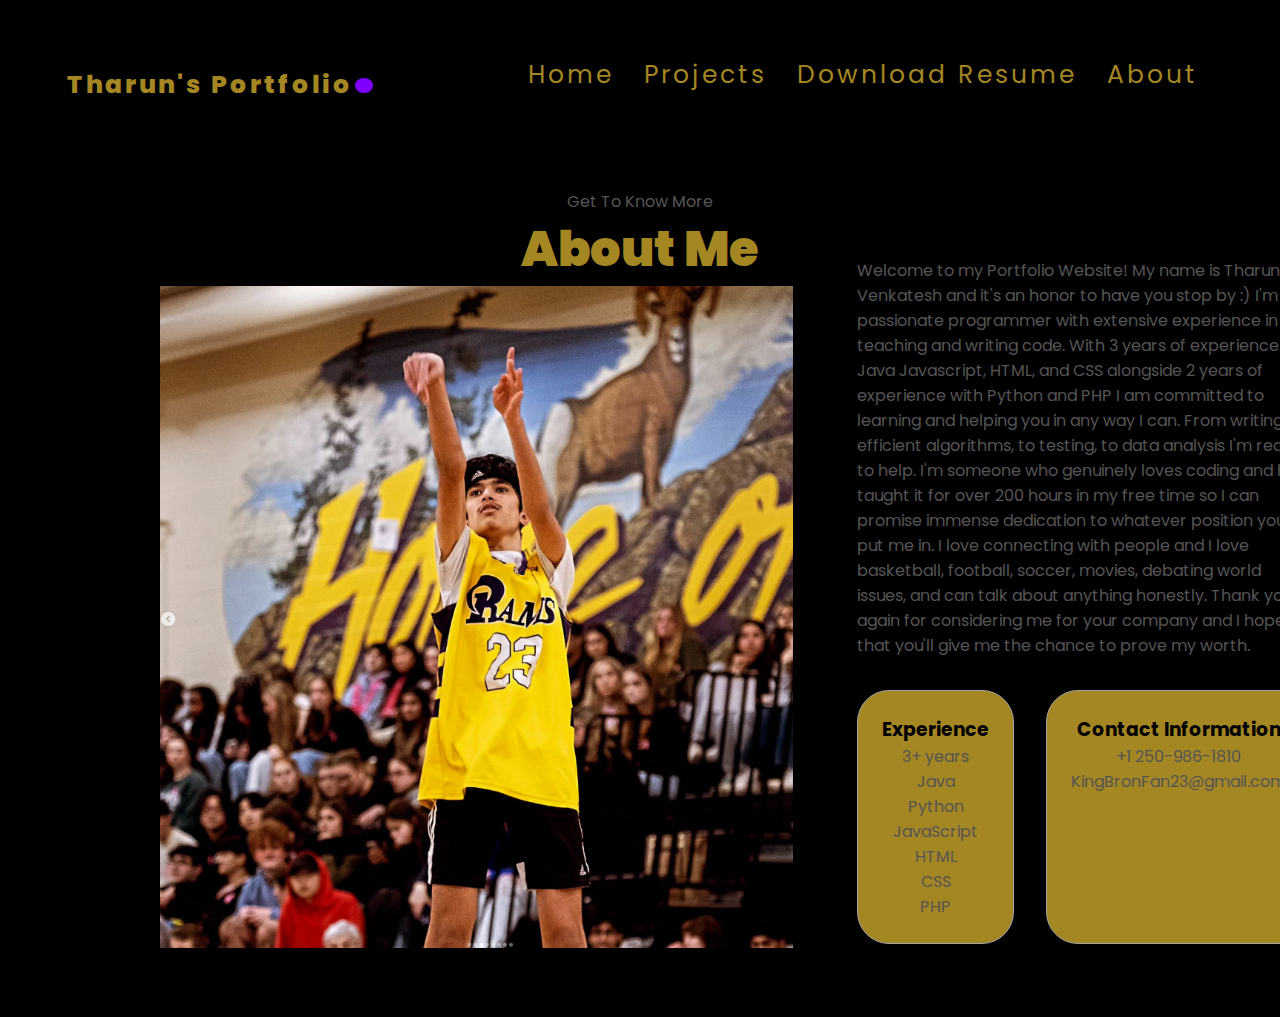
<file: about.html>
<!DOCTYPE html>
<html lang="en">
<head>
    <meta charset="UTF-8">
    <link rel="stylesheet" href="https://cdnjs.cloudflare.com/ajax/libs/font-awesome/6.1.1/css/all.min.css">
    <link rel="stylesheet" href="style1.css">
    <title>Tharun's Portfolio Website</title>
</head>
<body>
    <div class="container">
        <nav>
            <div class="logo"><a href="index.html">Tharun's Portfolio<b>.</b></a></div>
            <ul class="navItems">
                <li><a href="index.html">Home</a></li>
                <li><a href="projects.html">Projects</a></li>
                <li><a href="assets/Resume.pdf" download="Tharun_Resume">Download Resume</a></li>
                <li><a href="about.html">About</a></li>
            </ul>
        </nav>
    </div>

    <section id="about">
        <p class="section__text__p1">Get To Know More</p>
        <h1 class="title">About Me</h1>
        <div class="section-container">
			<img src = "images/4.png" id = "hooper">
		
            <div class="about-details-container">
                <div class="text-container">
                    <p>
                      Welcome to my Portfolio Website! My name is Tharun Venkatesh and it's an honor to have you stop by :) I'm a passionate programmer with extensive experience in teaching and writing code. With 3 years of experience in Java
					  Javascript, HTML, and CSS alongside 2 years of experience with Python and PHP I am committed to learning and helping you in any way I can. From writing efficient algorithms, to testing, to data analysis I'm ready to help.
					  I'm someone who genuinely loves coding and has taught it for over 200 hours in my free time so I can promise immense dedication to whatever position you put me in. I love connecting with people and I love basketball, football,
					  soccer, movies, debating world issues, and can talk about anything honestly. Thank you again for considering me for your company and I hope that you'll give me the chance to prove my worth.
                    </p>
                  </div>
            <div class="about-containers">
              <div class="details-container">
                <h3>Experience</h3>
                <p>3+ years<br/>Java <br/>Python <br/>JavaScript <br/>HTML <br/>CSS <br/> PHP</p>
              </div>
              <div class="details-container">
                
                <h3>Contact Information</h3>
                <p>+1 250-986-1810 <br/> KingBronFan23@gmail.com </p>
              </div>
            </div>
            
          </div>
        </div>
      </section>

    

</body>
</html>
</file>
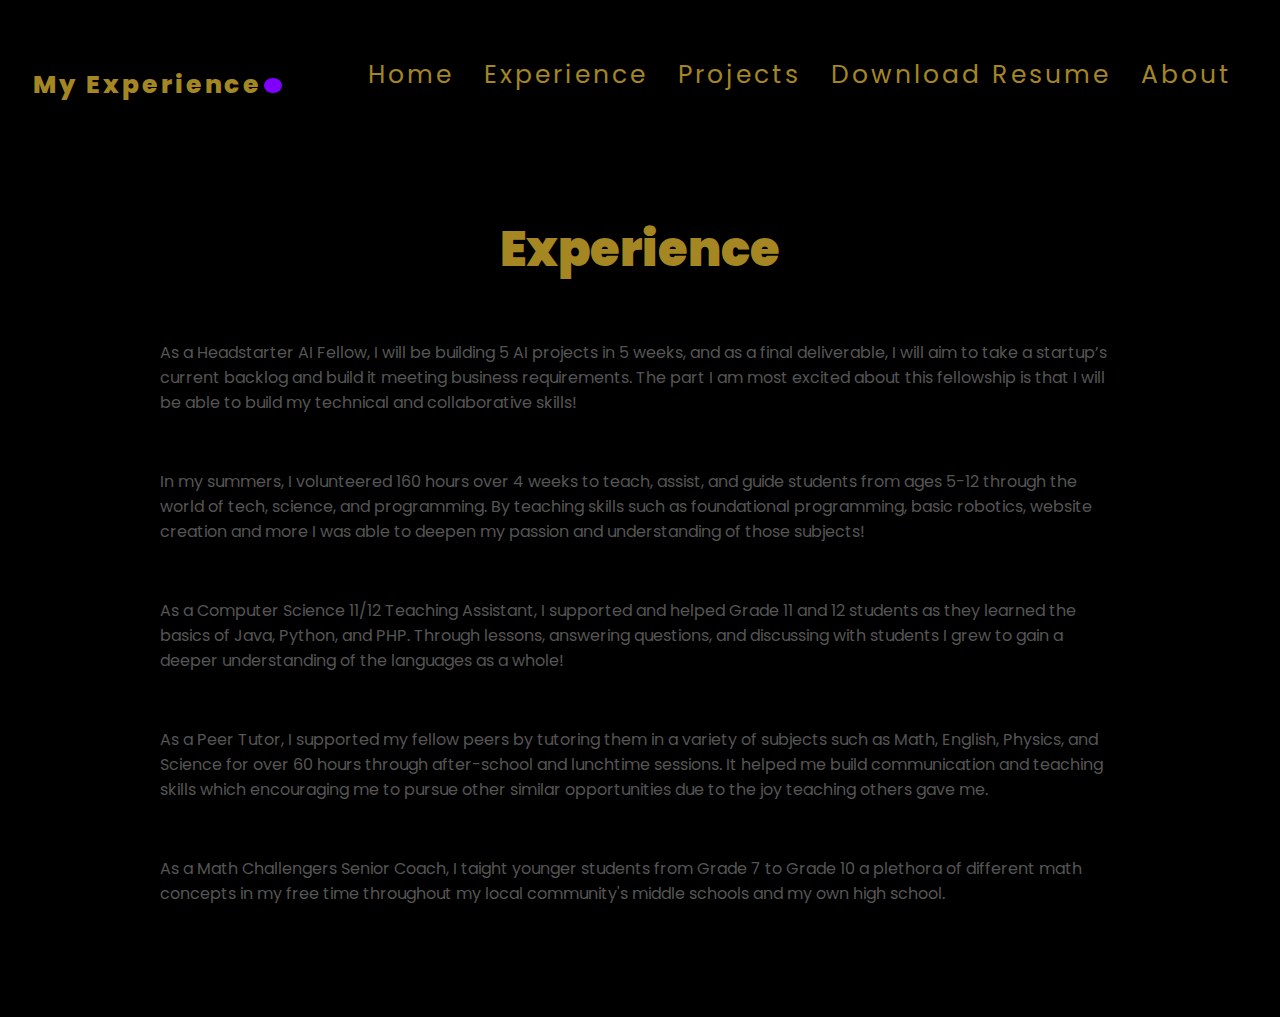
<file: experience.html>
<!DOCTYPE html>
<html lang = "en">
<head>
    <meta charset="UTF-8">
    <link rel="stylesheet" href="https://cdnjs.cloudflare.com/ajax/libs/font-awesome/6.1.1/css/all.min.css">
    <link rel="stylesheet" href="style1.css">
    <title>Tharun's Portfolio Website</title>
</head>
<body>
    <div class="container">
        <nav>
            <div class="logo"><a href="index.html">My Experience<b>.</b></a></div>
            <ul class="navItems">
                <li><a href="index.html">Home</a></li>
				<li><a href="experience.html">Experience</a></li>
                <li><a href="projects.html">Projects</a></li>
                <li><a href="assets/Resume.pdf" download="Tharun_Resume">Download Resume</a></li>
                <li><a href="about.html">About</a></li>
            </ul>
        </nav>
    </div>

    <section id="about">=
        <h1 class="title">Experience</h1>
                <div class="text-container">
                    <h3>
                    Headstarter AI Fellow 
                    </h3>
					<h4>
					July 2024 - Present
					</h4>
					<p>
					As a Headstarter AI Fellow, I will be building 5 AI projects in 5 weeks, and as a final deliverable, I will aim to take a startup’s current backlog and build it meeting business requirements.
					The part I am most excited about this fellowship is that I will be able to build my technical and collaborative skills! 
					</p>
					<h3>
                    STEM Camp Instructor
                    </h3>
					<h4>
					July 2022; July 2023
					</h4>
					<p>
					In my summers, I volunteered 160 hours over 4 weeks to teach, assist, and guide students from ages 5-12 through the world of tech, science, and programming. By teaching skills such as 
					foundational programming, basic robotics, website creation and more I was able to deepen my passion and understanding of those subjects!					
					</p>
					<h3>
                    Computer Science 11/12 Teaching Assistant
                    </h3>
					<h4>
					September 2023 - January 2024
					</h4>
					<p>
					As a Computer Science 11/12 Teaching Assistant, I supported and helped Grade 11 and 12 students as they learned the basics of Java, Python, and PHP. Through lessons, answering questions,
					and discussing with students I grew to gain a deeper understanding of the languages as a whole!					
					</p>
					<h3>
                    Student Peer Tutor 
                    </h3>
					<h4>
					September 2022 - June 2023
					</h4>
					<p>
					As a Peer Tutor, I supported my fellow peers by tutoring them in a variety of subjects such as Math, English, Physics, and Science for over 60 hours through after-school and lunchtime 
					sessions. It helped me build communication and teaching skills which encouraging me to pursue other similar opportunities due to the joy teaching others gave me.
					</p>
					<h3>
                    Student Math Coach 
                    </h3>
					<h4>
					September 2022 - June 2024
					</h4>
					<p>
					As a Math Challengers Senior Coach, I taight younger students from Grade 7 to Grade 10 a plethora of different math concepts in my free time throughout my local community's middle schools
					and my own high school. 
					</p>
                  </div>
      </section>

    

</body>
</file>
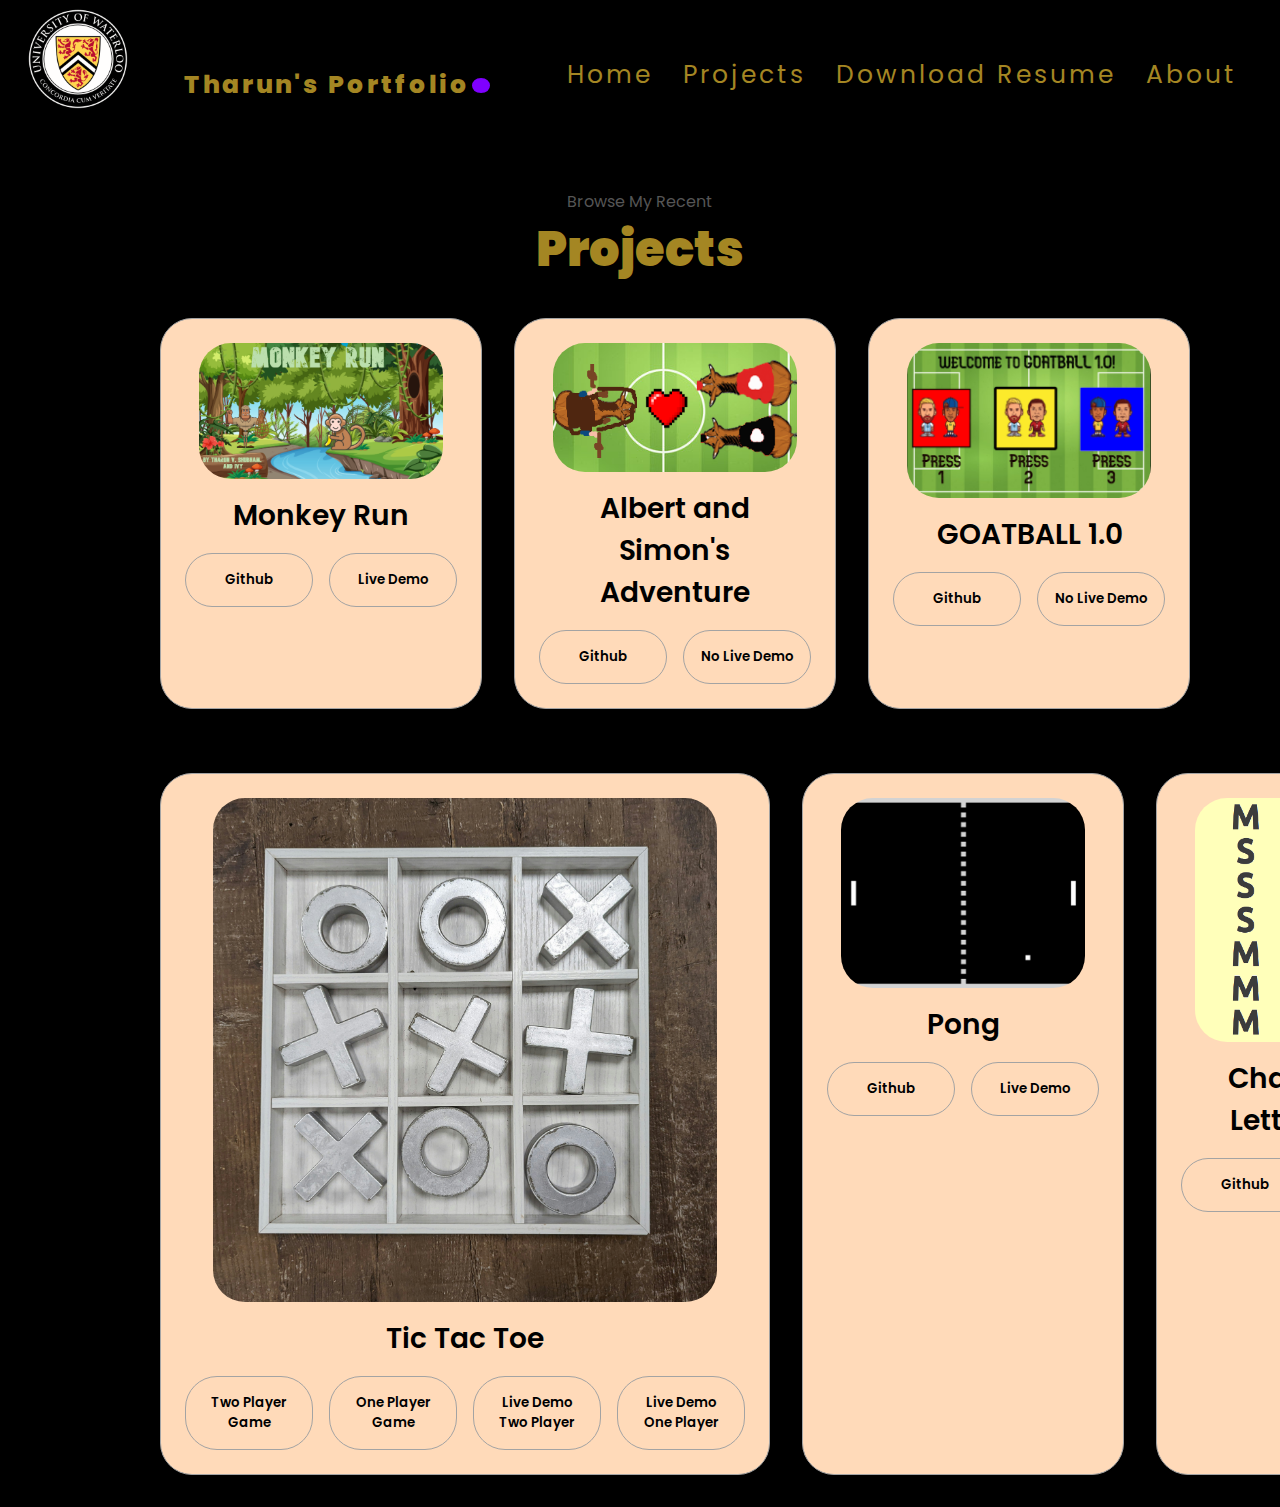
<file: projects.html>
<!DOCTYPE html>
<html lang="en">
<head>
    <meta charset="UTF-8">
    <link rel="stylesheet" href="https://cdnjs.cloudflare.com/ajax/libs/font-awesome/6.1.1/css/all.min.css">
    <link rel="stylesheet" href="style1.css">
    <title>Tharun's Portfolio</title>
</head>
<body>
    <div class="container">
        <nav>
			<div class="unilogo">
                    <img src="assets/waterloo.png" id="waterloo">
             </div>
            <div class="logo"><a href="index.html">Tharun's Portfolio<b>.</b></a></div>
            <ul class="navItems">
                <li><a href="index.html">Home</a></li>
                <li><a href="projects.html">Projects</a></li>
                <li><a href="assets/Resume.pdf" download="Tharun_Resume">Download Resume</a></li>
                <li><a href="about.html">About</a></li>
            </ul>
        </nav>
    </div>

    <section id="projects">
        <p class="section__text__p1">Browse My Recent</p>
        <h1 class="title">Projects</h1>
        <div class="experience-details-container">
          <div class="about-containers">
            <div class="details-container color-container">
              <div class="article-container">
                <img
                  src="./assets/MonkeyRun.png"
                  alt="Project 1"
                  class="project-img"
                />
              </div>
              <h2 class="experience-sub-title project-title">Monkey Run</h2>
              <div class="btn-container">
                <button
                  class="btn btn-color-2 project-btn"
                  onclick="location.href='https://github.com/KingBronFan23/My-Projects/tree/main/Monkey%20Run'"
                >
                  Github
                </button>
                <button
                  class="btn btn-color-2 project-btn"
                  onclick="location.href='file:///C:/Users/venki/OneDrive/Desktop/AlbertandSimonsAdventure/index.html'"
                >
                  Live Demo
                </button>
              </div>
            </div>
            <div class="details-container color-container">
              <div class="article-container">
                <img
                  src="./assets/albertsimon.png"
                  alt="Project 2"
                  class="project-img"
                />
              </div>
              <h2 class="experience-sub-title project-title">Albert and Simon's Adventure</h2>
              <div class="btn-container">
                <button
                  class="btn btn-color-2 project-btn"
                  onclick="location.href='https://github.com/KingBronFan23/My-Projects/tree/main/AlbertandSimonsAdventure'"
                >
                  Github
                </button>
                <button
                  class="btn btn-color-2 project-btn"
                  onclick="location.href='https://github.com/'"
                >
                  No Live Demo
                </button>
              </div>
            </div>
            <div class="details-container color-container">
              <div class="article-container">
                <img
                  src="./assets/GOATBALL.png"
                  alt="Project 3"
                  class="project-img"
                />
              </div>
              <h2 class="experience-sub-title project-title">GOATBALL 1.0</h2>
              <div class="btn-container">
                <button
                  class="btn btn-color-2 project-btn"
                  onclick="location.href='https://github.com/KingBronFan23/My-Projects/tree/main/GOATBALL%201.0'"
                >
                  Github
                </button>
                <button
                  class="btn btn-color-2 project-btn"
                  onclick="location.href='https://github.com/'"
                >
                  No Live Demo 
                </button>
              </div>
            </div>
          </div>
            <div class="about-containers">
            <div class="details-container color-container">
              <div class="article-container">
                <img
                  src="./assets/TicTacToe.jpg"
                  alt="Project 1"
                  class="project-img"
                />
              </div>
              <h2 class="experience-sub-title project-title">Tic Tac Toe</h2>
              <div class="btn-container">
			  <button
                  class="btn btn-color-2 project-btn"
                  onclick="location.href='https://github.com/KingBronFan23/My-Projects/tree/main/TicTacToe'"
                >
                  Two Player Game
                </button>
                <button
                  class="btn btn-color-2 project-btn"
                  onclick="location.href='https://github.com/KingBronFan23/My-Projects/tree/main/TicTacToe%20-%20OnePlayer'"
                >
                  One Player Game 
                </button>
                <button
                  class="btn btn-color-2 project-btn"
                  onclick="location.href='file:///C:/Users/venki/OneDrive/Desktop/WebDev/TicTacToe/index.html'"
                >
                  Live Demo Two Player
                </button>
				
				<button
                  class="btn btn-color-2 project-btn"
                  onclick="location.href='file:///C:/Users/venki/OneDrive/Desktop/WebDev/TicTacToe%20-%20OnePlayer/index.html'"
                >
                  Live Demo One Player
                </button>
              </div>
            </div>
            <div class="details-container color-container">
              <div class="article-container">
                <img
                  src="./assets/Pong.png"
                  alt="Project 2"
                  class="project-img"
                />
              </div>
              <h2 class="experience-sub-title project-title">Pong</h2>
              <div class="btn-container">
                <button
                  class="btn btn-color-2 project-btn"
                  onclick="location.href='https://github.com/KingBronFan23/My-Projects/tree/main/Pong'"
                >
                  Github
                </button>
                <button
                  class="btn btn-color-2 project-btn"
                  onclick="location.href='file:///C:/Users/venki/OneDrive/Desktop/WebDev/Pong/index.html'"
                >
                  Live Demo
                </button>
              </div>
            </div>
            <div class="details-container color-container">
              <div class="article-container">
                <img
                  src="./assets/changeOneLetter.png"
                  alt="Project 3"
                  class="project-img"
                />
              </div>
              <h2 class="experience-sub-title project-title">Change One Letter Game</h2>
              <div class="btn-container">
                <button
                  class="btn btn-color-2 project-btn"
                  onclick="location.href='https://github.com/KingBronFan23/My-Projects/tree/main/ChangeOneLetterGame'"
                >
                  Github
                </button>
                <button
                  class="btn btn-color-2 project-btn"
                  onclick="location.href='https://github.com/'"
                >
                  No Live Demo
                </button>
              </div>
            </div>
          </div>
        </div>
      </section>

</body>
</html>
</file>
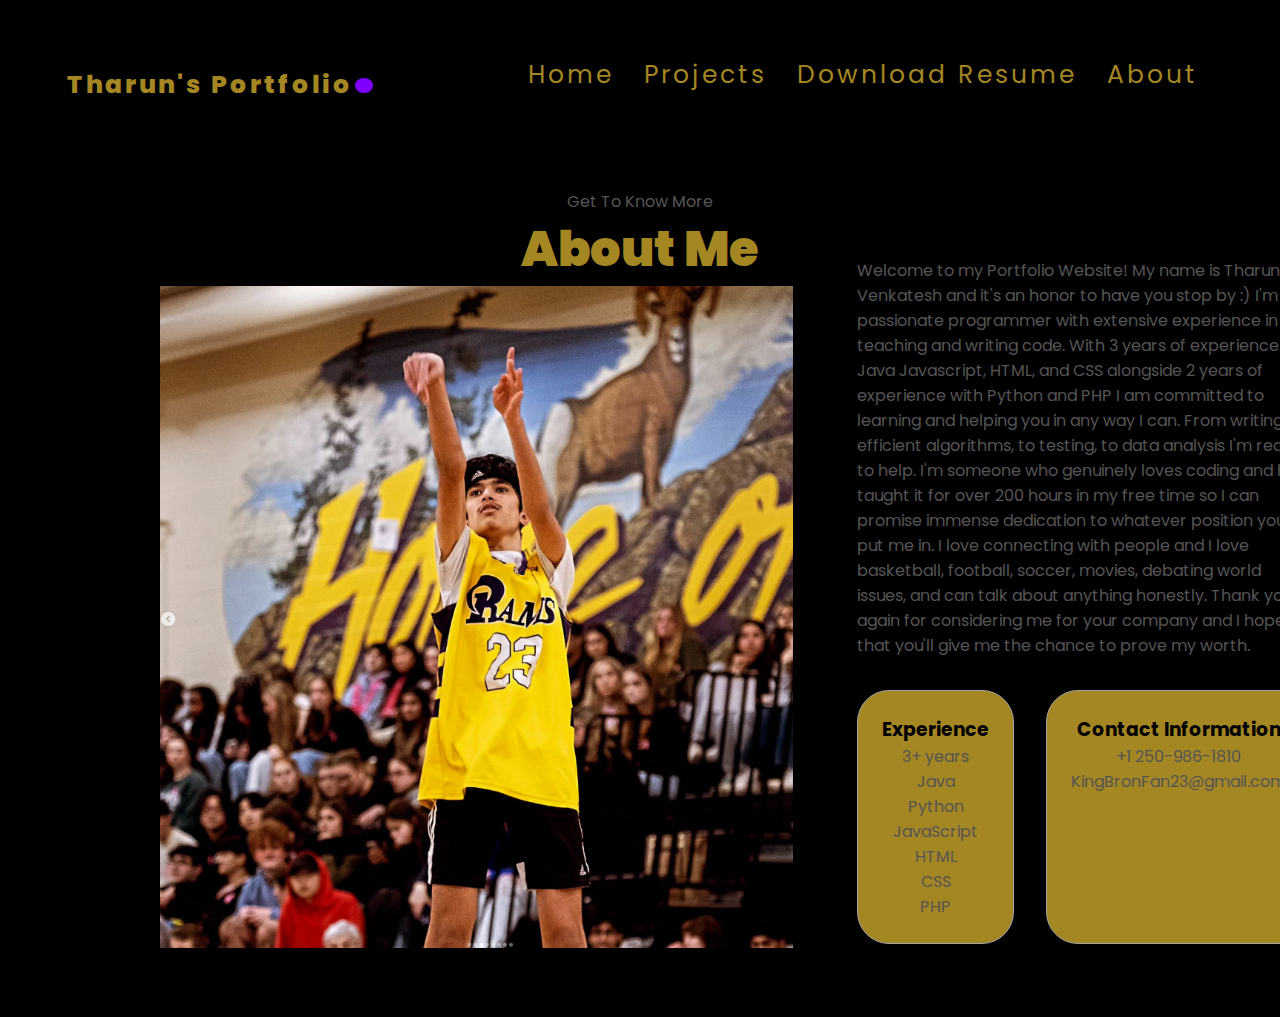
<file: docs/about.html>
<!DOCTYPE html>
<html lang="en">
<head>
    <meta charset="UTF-8">
    <link rel="stylesheet" href="https://cdnjs.cloudflare.com/ajax/libs/font-awesome/6.1.1/css/all.min.css">
    <link rel="stylesheet" href="style1.css">
    <title>Ali's Portfolio Website</title>
</head>
<body>
    <div class="container">
        <nav>
            <div class="logo"><a href="index.html">Tharun's Portfolio<b>.</b></a></div>
            <ul class="navItems">
                <li><a href="index.html">Home</a></li>
                <li><a href="projects.html">Projects</a></li>
                <li><a href="assets/Resume.pdf" download="Tharun_Resume">Download Resume</a></li>
                <li><a href="about.html">About</a></li>
            </ul>
        </nav>
    </div>

    <section id="about">
        <p class="section__text__p1">Get To Know More</p>
        <h1 class="title">About Me</h1>
        <div class="section-container">
			<img src = "images/4.png" id = "hooper">
		
            <div class="about-details-container">
                <div class="text-container">
                    <p>
                      Welcome to my Portfolio Website! My name is Tharun Venkatesh and it's an honor to have you stop by :) I'm a passionate programmer with extensive experience in teaching and writing code. With 3 years of experience in Java
					  Javascript, HTML, and CSS alongside 2 years of experience with Python and PHP I am committed to learning and helping you in any way I can. From writing efficient algorithms, to testing, to data analysis I'm ready to help.
					  I'm someone who genuinely loves coding and has taught it for over 200 hours in my free time so I can promise immense dedication to whatever position you put me in. I love connecting with people and I love basketball, football,
					  soccer, movies, debating world issues, and can talk about anything honestly. Thank you again for considering me for your company and I hope that you'll give me the chance to prove my worth.
                    </p>
                  </div>
            <div class="about-containers">
              <div class="details-container">
                <h3>Experience</h3>
                <p>3+ years<br/>Java <br/>Python <br/>JavaScript <br/>HTML <br/>CSS <br/> PHP</p>
              </div>
              <div class="details-container">
                
                <h3>Contact Information</h3>
                <p>+1 250-986-1810 <br/> KingBronFan23@gmail.com </p>
              </div>
            </div>
            
          </div>
        </div>
      </section>

    

</body>
</html>
</file>
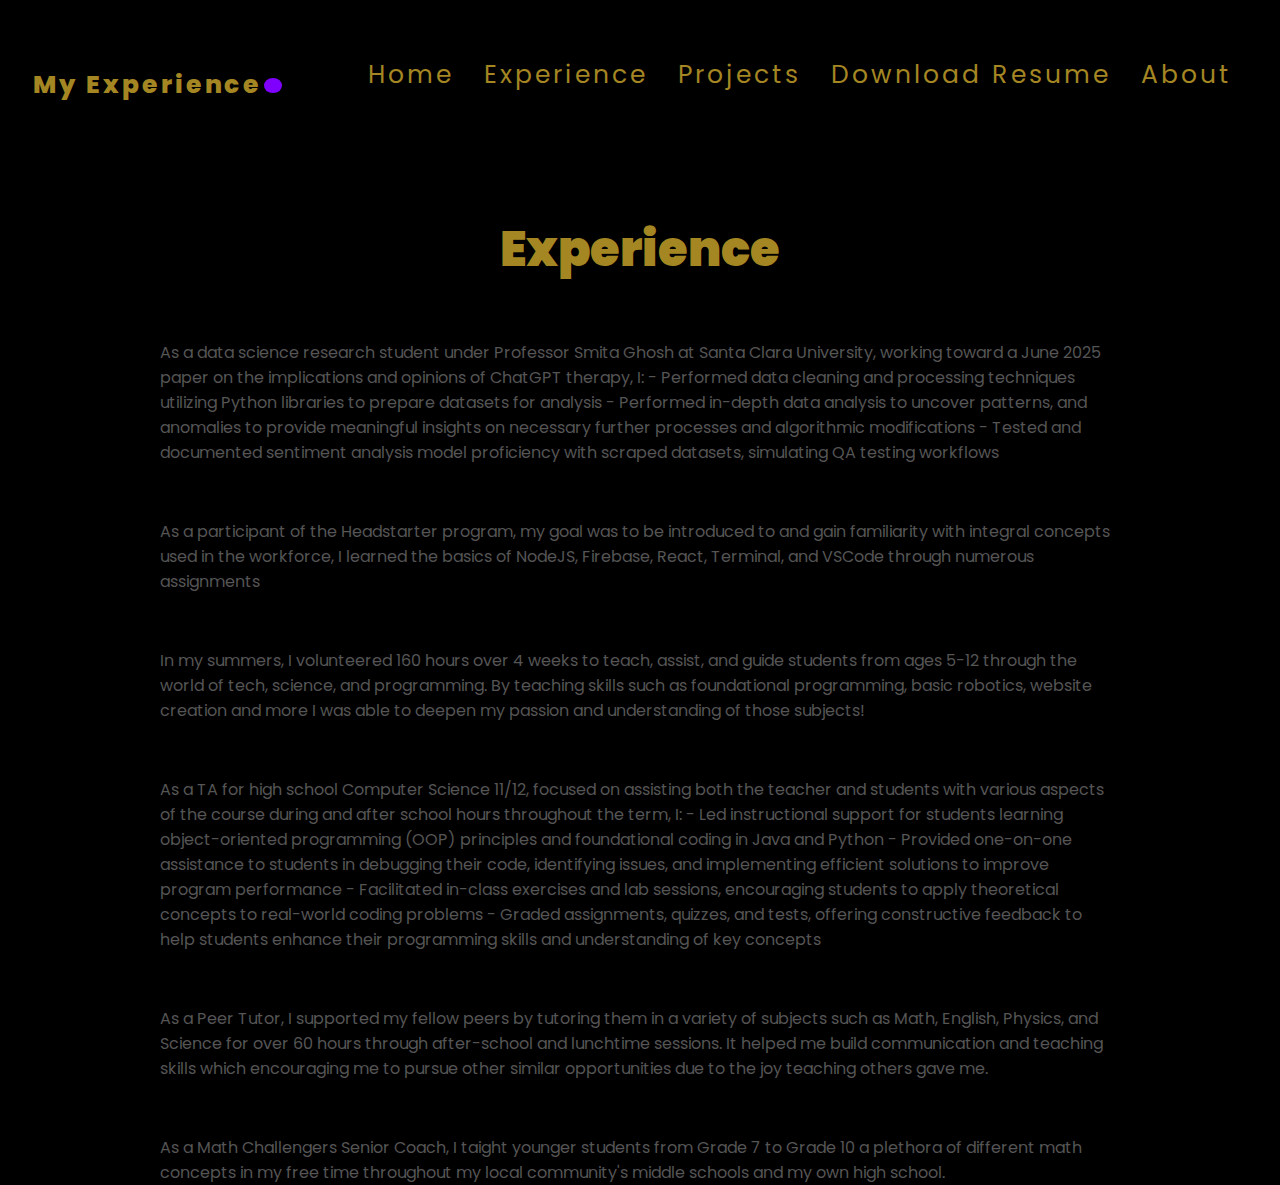
<file: docs/experience.html>
<!DOCTYPE html>
<html lang = "en">
<head>
    <meta charset="UTF-8">
    <link rel="stylesheet" href="https://cdnjs.cloudflare.com/ajax/libs/font-awesome/6.1.1/css/all.min.css">
    <link rel="stylesheet" href="style1.css">
    <title>Tharun's Portfolio Website</title>
</head>
<body>
    <div class="container">
        <nav>
            <div class="logo"><a href="index.html">My Experience<b>.</b></a></div>
            <ul class="navItems">
                <li><a href="index.html">Home</a></li>
				<li><a href="experience.html">Experience</a></li>
                <li><a href="projects.html">Projects</a></li>
                <li><a href="assets/Resume.pdf" download="Tharun_Resume">Download Resume</a></li>
                <li><a href="about.html">About</a></li>
            </ul>
        </nav>
    </div>

    <section id="about">=
        <h1 class="title">Experience</h1>
                <div class="text-container">
			<h3>
		    ChatGPT Therapy: A Sentiment Analysis - Research Fellow
                    </h3>
					<h4>
					September 2024 - Present
					</h4>
					<p>
					As a data science research student under Professor Smita Ghosh at Santa Clara University, working toward a June 2025 paper on the implications and opinions of ChatGPT therapy, I:
						- Performed data cleaning and processing techniques utilizing Python libraries to prepare datasets for analysis
						- Performed in-depth data analysis to uncover patterns, and anomalies to provide meaningful insights on necessary further processes and algorithmic modifications
						- Tested and documented sentiment analysis model proficiency with scraped datasets, simulating QA testing workflows

					</p>
                    <h3>
                    Headstarter AI Fellow 
                    </h3>
					<h4>
					July 2024 - August 2024
					</h4>
					<p>
					As a participant of the Headstarter program, my goal was to be introduced to and gain familiarity with integral concepts used in the workforce, I 
					learned the basics of NodeJS, Firebase, React, Terminal, and VSCode through numerous assignments
					</p>
					<h3>
                    STEM Camp Instructor
                    </h3>
					<h4>
					July 2022; July 2023
					</h4>
					<p>
					In my summers, I volunteered 160 hours over 4 weeks to teach, assist, and guide students from ages 5-12 through the world of tech, science, and programming. By teaching skills such as 
					foundational programming, basic robotics, website creation and more I was able to deepen my passion and understanding of those subjects!					
					</p>
					<h3>
                    Computer Science 11/12 Teaching Assistant
                    </h3>
					<h4>
					September 2023 - January 2024
					</h4>
					<p>
					As a TA for high school Computer Science 11/12, focused on assisting both the teacher and students with various aspects of the course during and after school hours throughout the term, I:
					- Led instructional support for students learning object-oriented programming (OOP) principles and foundational coding in Java and Python
					- Provided one-on-one assistance to students in debugging their code, identifying issues, and implementing efficient solutions to improve program performance
					- Facilitated in-class exercises and lab sessions, encouraging students to apply theoretical concepts to real-world coding problems
 					- Graded assignments, quizzes, and tests, offering constructive feedback to help students enhance their programming skills and understanding of key concepts
					</p>
					<h3>
                    Student Peer Tutor 
                    </h3>
					<h4>
					September 2022 - June 2023
					</h4>
					<p>
					As a Peer Tutor, I supported my fellow peers by tutoring them in a variety of subjects such as Math, English, Physics, and Science for over 60 hours through after-school and lunchtime 
					sessions. It helped me build communication and teaching skills which encouraging me to pursue other similar opportunities due to the joy teaching others gave me.
					</p>
					<h3>
                    Student Math Coach 
                    </h3>
					<h4>
					September 2022 - June 2024
					</h4>
					<p>
					As a Math Challengers Senior Coach, I taight younger students from Grade 7 to Grade 10 a plethora of different math concepts in my free time throughout my local community's middle schools
					and my own high school. 
					</p>
                  </div>
      </section>

    

</body>
</file>
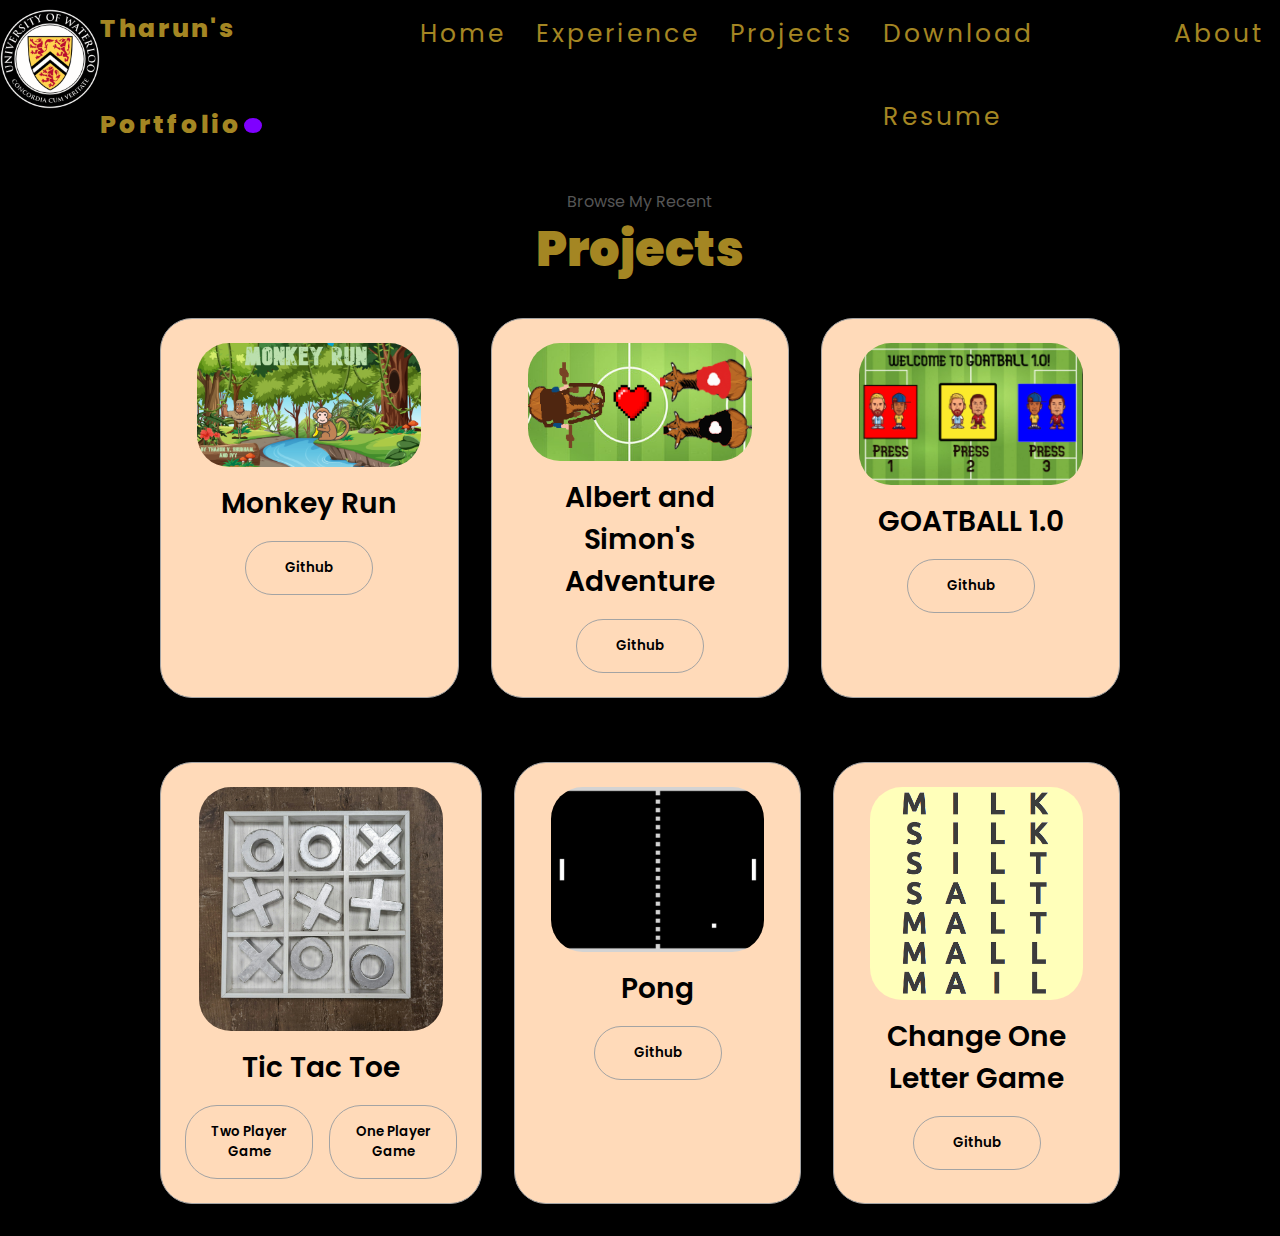
<file: docs/projects.html>
<!DOCTYPE html>
<html lang="en">
<head>
    <meta charset="UTF-8">
    <link rel="stylesheet" href="https://cdnjs.cloudflare.com/ajax/libs/font-awesome/6.1.1/css/all.min.css">
    <link rel="stylesheet" href="style1.css">
    <title>Tharun's Portfolio</title>
</head>
<body>
    <div class="container">
        <nav>
			<div class="unilogo">
                    <img src="assets/waterloo.png" id="waterloo">
             </div>
            <div class="logo"><a href="index.html">Tharun's Portfolio<b>.</b></a></div>
            <ul class="navItems">
                <li><a href="index.html">Home</a></li>
				<li><a href="experience.html">Experience</a></li>
                <li><a href="projects.html">Projects</a></li>
                <li><a href="assets/Resume.pdf" download="Tharun_Resume">Download Resume</a></li>
                <li><a href="about.html">About</a></li>
            </ul>
        </nav>
    </div>

    <section id="projects">
        <p class="section__text__p1">Browse My Recent</p>
        <h1 class="title">Projects</h1>
        <div class="experience-details-container">
          <div class="about-containers">
            <div class="details-container color-container">
              <div class="article-container">
                <img
                  src="./assets/MonkeyRun.png"
                  alt="Project 1"
                  class="project-img"
                />
              </div>
              <h2 class="experience-sub-title project-title">Monkey Run</h2>
              <div class="btn-container">
                <button
                  class="btn btn-color-2 project-btn"
                  onclick="location.href='https://github.com/KingBronFan23/My-Projects/tree/main/Monkey%20Run'"
                >
                  Github
                </button>
              </div>
            </div>
            <div class="details-container color-container">
              <div class="article-container">
                <img
                  src="./assets/albertsimon.png"
                  alt="Project 2"
                  class="project-img"
                />
              </div>
              <h2 class="experience-sub-title project-title">Albert and Simon's Adventure</h2>
              <div class="btn-container">
                <button
                  class="btn btn-color-2 project-btn"
                  onclick="location.href='https://github.com/KingBronFan23/My-Projects/tree/main/AlbertandSimonsAdventure'"
                >
                  Github
                </button>
              </div>
            </div>
            <div class="details-container color-container">
              <div class="article-container">
                <img
                  src="./assets/GOATBALL.png"
                  alt="Project 3"
                  class="project-img"
                />
              </div>
              <h2 class="experience-sub-title project-title">GOATBALL 1.0</h2>
              <div class="btn-container">
                <button
                  class="btn btn-color-2 project-btn"
                  onclick="location.href='https://github.com/KingBronFan23/My-Projects/tree/main/GOATBALL%201.0'"
                >
                  Github
                </button>
              </div>
            </div>
          </div>
            <div class="about-containers">
            <div class="details-container color-container">
              <div class="article-container">
                <img
                  src="./assets/TicTacToe.jpg"
                  alt="Project 1"
                  class="project-img"
                />
              </div>
              <h2 class="experience-sub-title project-title">Tic Tac Toe</h2>
              <div class="btn-container">
			  <button
                  class="btn btn-color-2 project-btn"
                  onclick="location.href='https://github.com/KingBronFan23/My-Projects/tree/main/TicTacToe'"
                >
                  Two Player Game
                </button>
                <button
                  class="btn btn-color-2 project-btn"
                  onclick="location.href='https://github.com/KingBronFan23/My-Projects/tree/main/TicTacToe%20-%20OnePlayer'"
                >
                  One Player Game 
                </button>
              </div>
            </div>
            <div class="details-container color-container">
              <div class="article-container">
                <img
                  src="./assets/Pong.png"
                  alt="Project 2"
                  class="project-img"
                />
              </div>
              <h2 class="experience-sub-title project-title">Pong</h2>
              <div class="btn-container">
                <button
                  class="btn btn-color-2 project-btn"
                  onclick="location.href='https://github.com/KingBronFan23/My-Projects/tree/main/Pong'"
                >
                  Github
                </button>
              </div>
            </div>
            <div class="details-container color-container">
              <div class="article-container">
                <img
                  src="./assets/ChangeOneLetter.png"
                  alt="Project 3"
                  class="project-img"
                />
              </div>
              <h2 class="experience-sub-title project-title">Change One Letter Game</h2>
              <div class="btn-container">
                <button
                  class="btn btn-color-2 project-btn"
                  onclick="location.href='https://github.com/KingBronFan23/My-Projects/tree/main/ChangeOneLetterGame'"
                >
                  Github
                </button>
              </div>
            </div>
          </div>
        </div>
      </section>

</body>
</html>
</file>
<file: style1.css>
@import url("https://fonts.googleapis.com/css2?family=Poppins:wght@300;400;500;600&display=swap");
@import url('https://fonts.googleapis.com/css2?family=Poppins:wght@400;600;900&display=swap');

a{
    font-size: 25px;
    color: white; 
    letter-spacing: 3px; 
    text-decoration: none;
    text-transform: capitalize;
}

a:hover{
    color: white;
}

nav{
    display: flex;
    width: 100%;
    justify-content: space-around;
    height: 80px;
    line-height: 80px;
    z-index: 111;
}

.logo{
    display: flex;
    font-size: 40px;
    font-weight: 800;
    color: #a48623;
    letter-spacing: 3px;
    cursor: pointer;
    text-transform: uppercase;
}

b{
    font-size: 70px;
    color:#7f00ff;
}

.navItems{
    display: flex;
}

.navItems li{
    list-style: none;
    margin: 0 15px;
}

.navItems li a{
    font-size: 25px;
    color: #a48623; 
    letter-spacing: 3px; 
    text-decoration: none;
    text-transform: capitalize;
}

.navItems li:hover a{
    color:#3d535f;
}

h1{
    display: block;
    left: 70%;
    display: block; 
    font-size: 7em; 
    font-weight: 900; 
    color: #a48623;
}

a{
    font-size: 25px;
    color: #a48623; 
    letter-spacing: 3px; 
    text-decoration: none;
    text-transform: capitalize;
}

a:hover{
    color:#a48623;
}


* {
    margin: 0;
    padding: 0;
    box-sizing: border-box;
    font-family: 'poppins' , sans-serif;
}

body {
  font-family: "Poppins", sans-serif;
  background-color: black;
}

html {
  scroll-behavior: smooth;
}

p {
  color: rgb(85, 85, 85);
}

/* TRANSITION */

a,
.btn {
  transition: all 300ms ease;
}

/* DESKTOP NAV */

nav,
.nav-links {
  display: flex;
}

nav {
  justify-content: space-around;
  align-items: center;
  height: 17vh;
}

.nav-links {
  gap: 2rem;
  list-style: none;
  font-size: 1.5rem;
}

a {
  color: #a48623;
  text-decoration: none;
  text-decoration-color: white;
}

a:hover {
  color: grey;
  text-decoration: underline;
  text-underline-offset: 1rem;
  text-decoration-color: rgb(181, 181, 181);
}

.logo {
  font-size: 2rem;
  color: #a48623;
}

.logo:hover {
  cursor: default;
}

/* HAMBURGER MENU */

#hamburger-nav {
  display: none;
}

.hamburger-menu {
  position: relative;
  display: inline-block;
}

.hamburger-icon {
  display: flex;
  flex-direction: column;
  justify-content: space-between;
  height: 24px;
  width: 30px;
  cursor: pointer;
}

.hamburger-icon span {
  width: 100%;
  height: 2px;
  background-color: black;
  transition: all 0.3 ease-in-out;
}

.menu-links {
  position: absolute;
  top: 100%;
  right: 0;
  background-color: #a48623;
  width: fit-content;
  max-height: 0;
  overflow: hidden;
  transition: all 0.3 ease-in-out;
}

.menu-links a {
  display: block;
  padding: 10px;
  text-align: center;
  font-size: 1.5rem;
  color: black;
  text-decoration: none;
  transition: all 0.3 ease-in-out;
}

.menu-links li {
  list-style: none;
}

.menu-links.open {
  max-height: 300px;
}

.hamburger-icon.open span:first-child {
  transform: rotate(45deg) translate(10px, 5px);
}

.hamburger-icon.open span:nth-child(2) {
  opacity: 0;
}

.hamburger-icon.open span:last-child {
  transform: rotate(-45deg) translate(10px, -5px);
}

.hamburger-icon span:first-child {
  transform: none;
}

.hamburger-icon span:first-child {
  opacity: 1;
}

.hamburger-icon span:first-child {
  transform: none;
}

/* SECTIONS */

section {
  padding-top: 4vh;
  height: 96vh;
  margin: 0 10rem;
  box-sizing: border-box;
  min-height: fit-content;
}

.section-container {
  display: flex;
}

/* PROFILE SECTION */

#profile {
  display: flex;
  justify-content: center;
  gap: 5rem;
  height: 80vh;
}

.section__pic-container {
  display: flex;
  height: 400px;
  width: 400px;
  margin: auto 0;
}

.section__text {
  align-self: center;
  text-align: center;
}

.section__text p {
  font-weight: 600;
}

.section__text__p1 {
  text-align: center;
}

.section__text__p2 {
  font-size: 1.75rem;
  margin-bottom: 1rem;
}

.title {
  font-size: 3rem;
  text-align: center;
}

#socials-container {
  display: flex;
  justify-content: center;
  margin-top: 1rem;
  gap: 1rem;
}

/* ICONS */

.icon {
  cursor: pointer;
  height: 2rem;
}

/* BUTTONS */

.btn-container {
  display: flex;
  justify-content: center;
  gap: 1rem;
}

.btn {
  font-weight: 600;
  transition: all 300ms ease;
  padding: 1rem;
  width: 8rem;
  border-radius: 2rem;
}

.btn-color-1,
.btn-color-2 {
  border: rgb(53, 53, 53) 0.1rem solid;
}

.btn-color-1:hover,
.btn-color-2:hover {
  cursor: pointer;
}

.btn-color-1,
.btn-color-2:hover {
  background: rgb(53, 53, 53);
  color: white;
}

.btn-color-1:hover {
  background: rgb(0, 0, 0);
}

.btn-color-2 {
  background: none;
}

.btn-color-2:hover {
  border: rgb(255, 255, 255) 0.1rem solid;
}

.btn-container {
  gap: 1rem;
}

/* ABOUT SECTION */

#about {
  position: relative;
}

.about-containers {
  gap: 2rem;
  margin-bottom: 2rem;
  margin-top: 2rem;
}

.about-details-container {
  justify-content: center;
  flex-direction: column;
}

.about-containers,
.about-details-container {
  display: flex;
}

.about-pic {
  border-radius: 2rem;
}

.arrow {
  position: absolute;
  right: -5rem;
  bottom: 2.5rem;
}

.details-container {
  padding: 1.5rem;
  flex: 1;
  background: #a48623;
  border-radius: 2rem;
  border: rgb(53, 53, 53) 0.1rem solid;
  border-color: rgb(163, 163, 163);
  text-align: center;
}

.section-container {
  gap: 4rem;
  height: 80%;
}

.section__pic-container {
  height: 400px;
  width: 400px;
  margin: auto 0;
}

/* EXPERIENCE SECTION */

#experience {
  position: relative;
}

.experience-sub-title {
  color: rgb(85, 85, 85);
  font-weight: 600;
  font-size: 1.75rem;
  margin-bottom: 2rem;
}

.experience-details-container {
  display: flex;
  justify-content: center;
  flex-direction: column;
}

.article-container {
  display: flex;
  text-align: initial;
  flex-wrap: wrap;
  flex-direction: row;
  gap: 2.5rem;
  justify-content: space-around;
}

article {
  display: flex;
  width: 10rem;
  justify-content: space-around;
  gap: 0.5rem;
}

article .icon {
  cursor: default;
}

/* PROJECTS SECTION */

#projects {
  position: relative;
}

.color-container {
  border-color: rgb(163, 163, 163);
  background: #FFDAB9;
}

.project-img {
  border-radius: 2rem;
  width: 90%;
  height: 90%;
}

.project-title {
  margin: 1rem;
  color: black;
}

.project-btn {
  color: black;
  border-color: rgb(163, 163, 163);
}

/* CONTACT */

#contact {
  display: flex;
  justify-content: center;
  flex-direction: column;
  height: 70vh;
}

.contact-info-upper-container {
  display: flex;
  justify-content: center;
  border-radius: 2rem;
  border: rgb(53, 53, 53) 0.1rem solid;
  border-color: rgb(163, 163, 163);
  background: (250, 250, 250);
  margin: 2rem auto;
  padding: 0.5rem;
}

.contact-info-container {
  display: flex;
  align-items: center;
  justify-content: center;
  gap: 0.5rem;
  margin: 1rem;
}

.contact-info-container p {
  font-size: larger;
}

.contact-icon {
  cursor: default;
}

.email-icon {
  height: 2.5rem;
}

/* FOOTER SECTION */

footer {
  height: 26vh;
  margin: 0 1rem;
}

footer p {
  text-align: center;
}
</file>
<file: docs/style1.css>
@import url("https://fonts.googleapis.com/css2?family=Poppins:wght@300;400;500;600&display=swap");
@import url('https://fonts.googleapis.com/css2?family=Poppins:wght@400;600;900&display=swap');

a{
    font-size: 25px;
    color: white; 
    letter-spacing: 3px; 
    text-decoration: none;
    text-transform: capitalize;
}

a:hover{
    color: white;
}

nav{
    display: flex;
    width: 100%;
    justify-content: space-around;
    height: 80px;
    line-height: 80px;
    z-index: 111;
}

.logo{
    display: flex;
    font-size: 40px;
    font-weight: 800;
    color: #a48623;
    letter-spacing: 3px;
    cursor: pointer;
    text-transform: uppercase;
}

b{
    font-size: 70px;
    color:#7f00ff;
}

.navItems{
    display: flex;
}

.navItems li{
    list-style: none;
    margin: 0 15px;
}

.navItems li a{
    font-size: 25px;
    color: #a48623; 
    letter-spacing: 3px; 
    text-decoration: none;
    text-transform: capitalize;
}

.navItems li:hover a{
    color:#3d535f;
}

h1{
    display: block;
    left: 70%;
    display: block; 
    font-size: 7em; 
    font-weight: 900; 
    color: #a48623;
}

a{
    font-size: 25px;
    color: #a48623; 
    letter-spacing: 3px; 
    text-decoration: none;
    text-transform: capitalize;
}

a:hover{
    color:#a48623;
}


* {
    margin: 0;
    padding: 0;
    box-sizing: border-box;
    font-family: 'poppins' , sans-serif;
}

body {
  font-family: "Poppins", sans-serif;
  background-color: black;
}

html {
  scroll-behavior: smooth;
}

p {
  color: rgb(85, 85, 85);
}

/* TRANSITION */

a,
.btn {
  transition: all 300ms ease;
}

/* DESKTOP NAV */

nav,
.nav-links {
  display: flex;
}

nav {
  justify-content: space-around;
  align-items: center;
  height: 17vh;
}

.nav-links {
  gap: 2rem;
  list-style: none;
  font-size: 1.5rem;
}

a {
  color: #a48623;
  text-decoration: none;
  text-decoration-color: white;
}

a:hover {
  color: grey;
  text-decoration: underline;
  text-underline-offset: 1rem;
  text-decoration-color: rgb(181, 181, 181);
}

.logo {
  font-size: 2rem;
  color: #a48623;
}

.logo:hover {
  cursor: default;
}

/* HAMBURGER MENU */

#hamburger-nav {
  display: none;
}

.hamburger-menu {
  position: relative;
  display: inline-block;
}

.hamburger-icon {
  display: flex;
  flex-direction: column;
  justify-content: space-between;
  height: 24px;
  width: 30px;
  cursor: pointer;
}

.hamburger-icon span {
  width: 100%;
  height: 2px;
  background-color: black;
  transition: all 0.3 ease-in-out;
}

.menu-links {
  position: absolute;
  top: 100%;
  right: 0;
  background-color: #a48623;
  width: fit-content;
  max-height: 0;
  overflow: hidden;
  transition: all 0.3 ease-in-out;
}

.menu-links a {
  display: block;
  padding: 10px;
  text-align: center;
  font-size: 1.5rem;
  color: black;
  text-decoration: none;
  transition: all 0.3 ease-in-out;
}

.menu-links li {
  list-style: none;
}

.menu-links.open {
  max-height: 300px;
}

.hamburger-icon.open span:first-child {
  transform: rotate(45deg) translate(10px, 5px);
}

.hamburger-icon.open span:nth-child(2) {
  opacity: 0;
}

.hamburger-icon.open span:last-child {
  transform: rotate(-45deg) translate(10px, -5px);
}

.hamburger-icon span:first-child {
  transform: none;
}

.hamburger-icon span:first-child {
  opacity: 1;
}

.hamburger-icon span:first-child {
  transform: none;
}

/* SECTIONS */

section {
  padding-top: 4vh;
  height: 96vh;
  margin: 0 10rem;
  box-sizing: border-box;
  min-height: fit-content;
}

.section-container {
  display: flex;
}

/* PROFILE SECTION */

#profile {
  display: flex;
  justify-content: center;
  gap: 5rem;
  height: 80vh;
}

.section__pic-container {
  display: flex;
  height: 400px;
  width: 400px;
  margin: auto 0;
}

.section__text {
  align-self: center;
  text-align: center;
}

.section__text p {
  font-weight: 600;
}

.section__text__p1 {
  text-align: center;
}

.section__text__p2 {
  font-size: 1.75rem;
  margin-bottom: 1rem;
}

.title {
  font-size: 3rem;
  text-align: center;
}

#socials-container {
  display: flex;
  justify-content: center;
  margin-top: 1rem;
  gap: 1rem;
}

/* ICONS */

.icon {
  cursor: pointer;
  height: 2rem;
}

/* BUTTONS */

.btn-container {
  display: flex;
  justify-content: center;
  gap: 1rem;
}

.btn {
  font-weight: 600;
  transition: all 300ms ease;
  padding: 1rem;
  width: 8rem;
  border-radius: 2rem;
}

.btn-color-1,
.btn-color-2 {
  border: rgb(53, 53, 53) 0.1rem solid;
}

.btn-color-1:hover,
.btn-color-2:hover {
  cursor: pointer;
}

.btn-color-1,
.btn-color-2:hover {
  background: rgb(53, 53, 53);
  color: white;
}

.btn-color-1:hover {
  background: rgb(0, 0, 0);
}

.btn-color-2 {
  background: none;
}

.btn-color-2:hover {
  border: rgb(255, 255, 255) 0.1rem solid;
}

.btn-container {
  gap: 1rem;
}

/* ABOUT SECTION */

#about {
  position: relative;
}

.about-containers {
  gap: 2rem;
  margin-bottom: 2rem;
  margin-top: 2rem;
}

.about-details-container {
  justify-content: center;
  flex-direction: column;
}

.about-containers,
.about-details-container {
  display: flex;
}

.about-pic {
  border-radius: 2rem;
}

.arrow {
  position: absolute;
  right: -5rem;
  bottom: 2.5rem;
}

.details-container {
  padding: 1.5rem;
  flex: 1;
  background: #a48623;
  border-radius: 2rem;
  border: rgb(53, 53, 53) 0.1rem solid;
  border-color: rgb(163, 163, 163);
  text-align: center;
}

.section-container {
  gap: 4rem;
  height: 80%;
}

.section__pic-container {
  height: 400px;
  width: 400px;
  margin: auto 0;
}

/* EXPERIENCE SECTION */

#experience {
  position: relative;
}

.experience-sub-title {
  color: rgb(85, 85, 85);
  font-weight: 600;
  font-size: 1.75rem;
  margin-bottom: 2rem;
}

.experience-details-container {
  display: flex;
  justify-content: center;
  flex-direction: column;
}

.article-container {
  display: flex;
  text-align: initial;
  flex-wrap: wrap;
  flex-direction: row;
  gap: 2.5rem;
  justify-content: space-around;
}

article {
  display: flex;
  width: 10rem;
  justify-content: space-around;
  gap: 0.5rem;
}

article .icon {
  cursor: default;
}

/* PROJECTS SECTION */

#projects {
  position: relative;
}

.color-container {
  border-color: rgb(163, 163, 163);
  background: #FFDAB9;
}

.project-img {
  border-radius: 2rem;
  width: 90%;
  height: 90%;
}

.project-title {
  margin: 1rem;
  color: black;
}

.project-btn {
  color: black;
  border-color: rgb(163, 163, 163);
}

/* CONTACT */

#contact {
  display: flex;
  justify-content: center;
  flex-direction: column;
  height: 70vh;
}

.contact-info-upper-container {
  display: flex;
  justify-content: center;
  border-radius: 2rem;
  border: rgb(53, 53, 53) 0.1rem solid;
  border-color: rgb(163, 163, 163);
  background: (250, 250, 250);
  margin: 2rem auto;
  padding: 0.5rem;
}

.contact-info-container {
  display: flex;
  align-items: center;
  justify-content: center;
  gap: 0.5rem;
  margin: 1rem;
}

.contact-info-container p {
  font-size: larger;
}

.contact-icon {
  cursor: default;
}

.email-icon {
  height: 2.5rem;
}

/* FOOTER SECTION */

footer {
  height: 26vh;
  margin: 0 1rem;
}

footer p {
  text-align: center;
}
</file>
